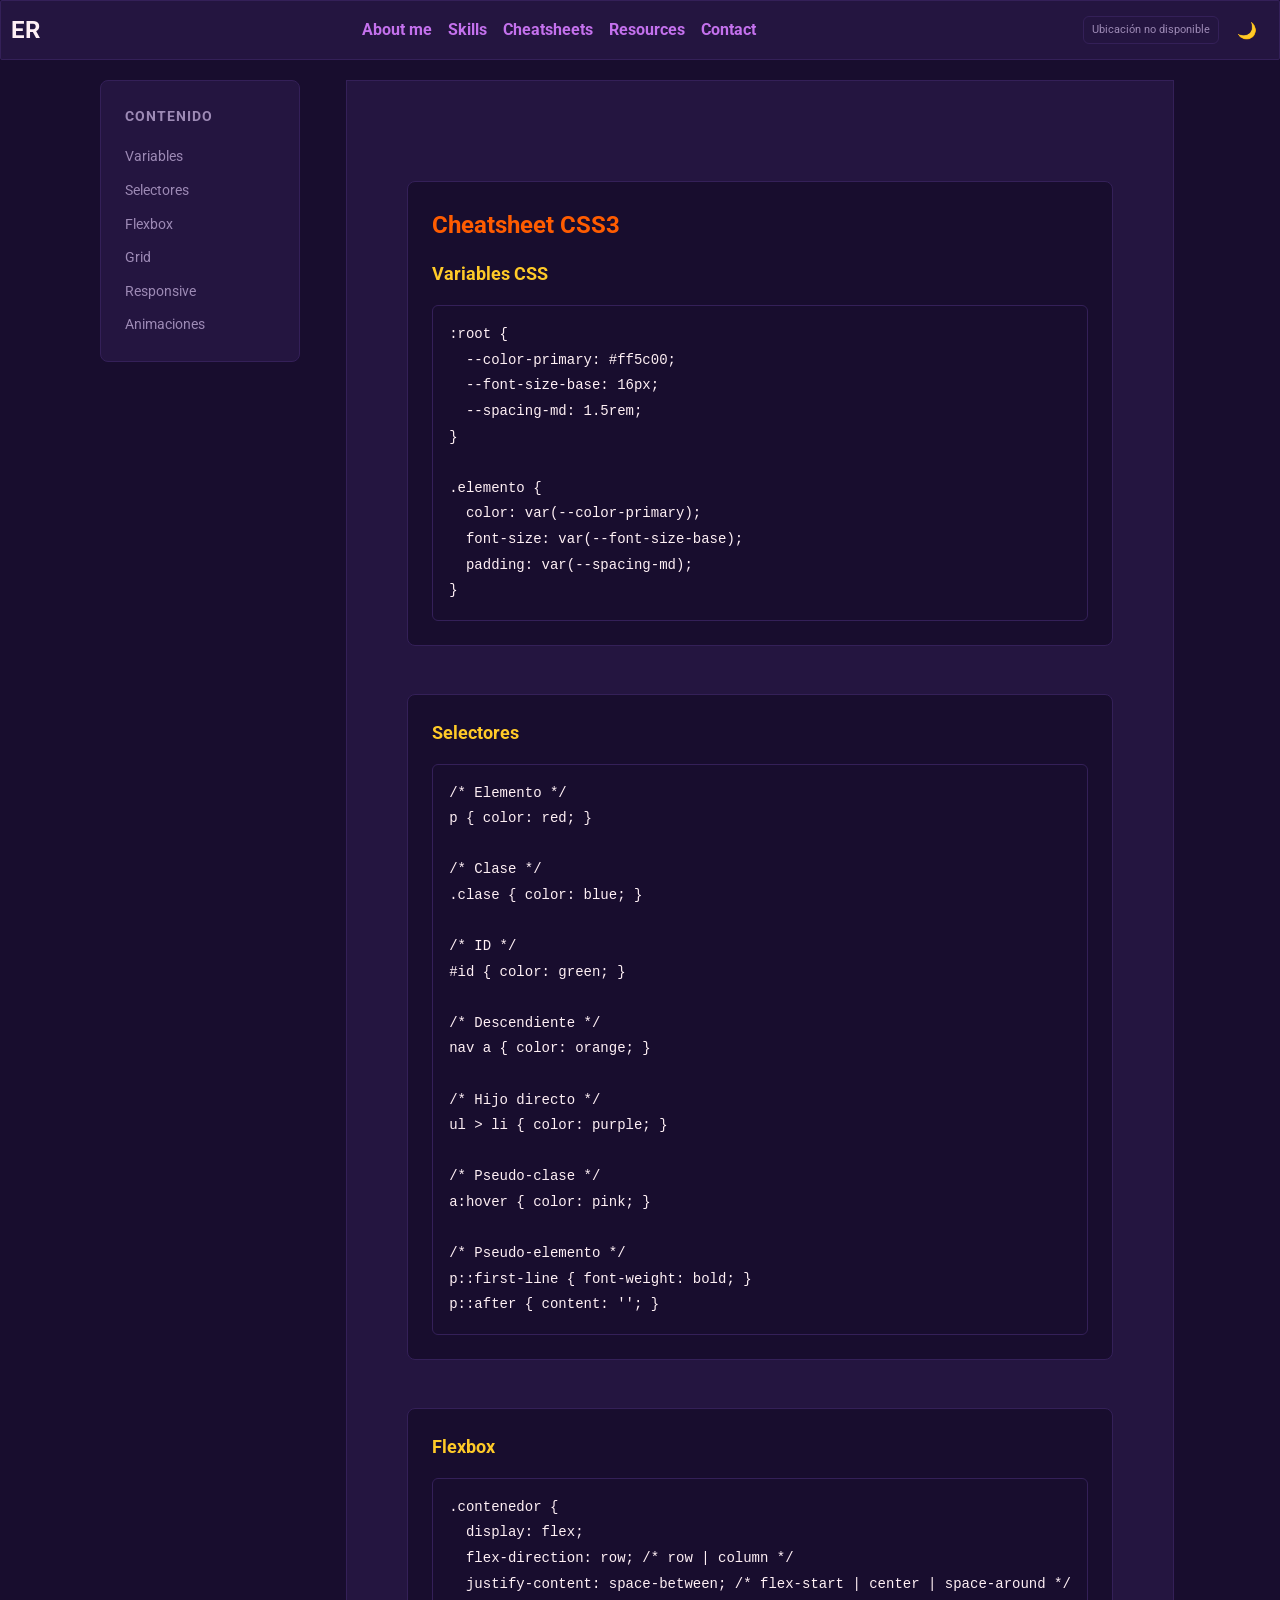
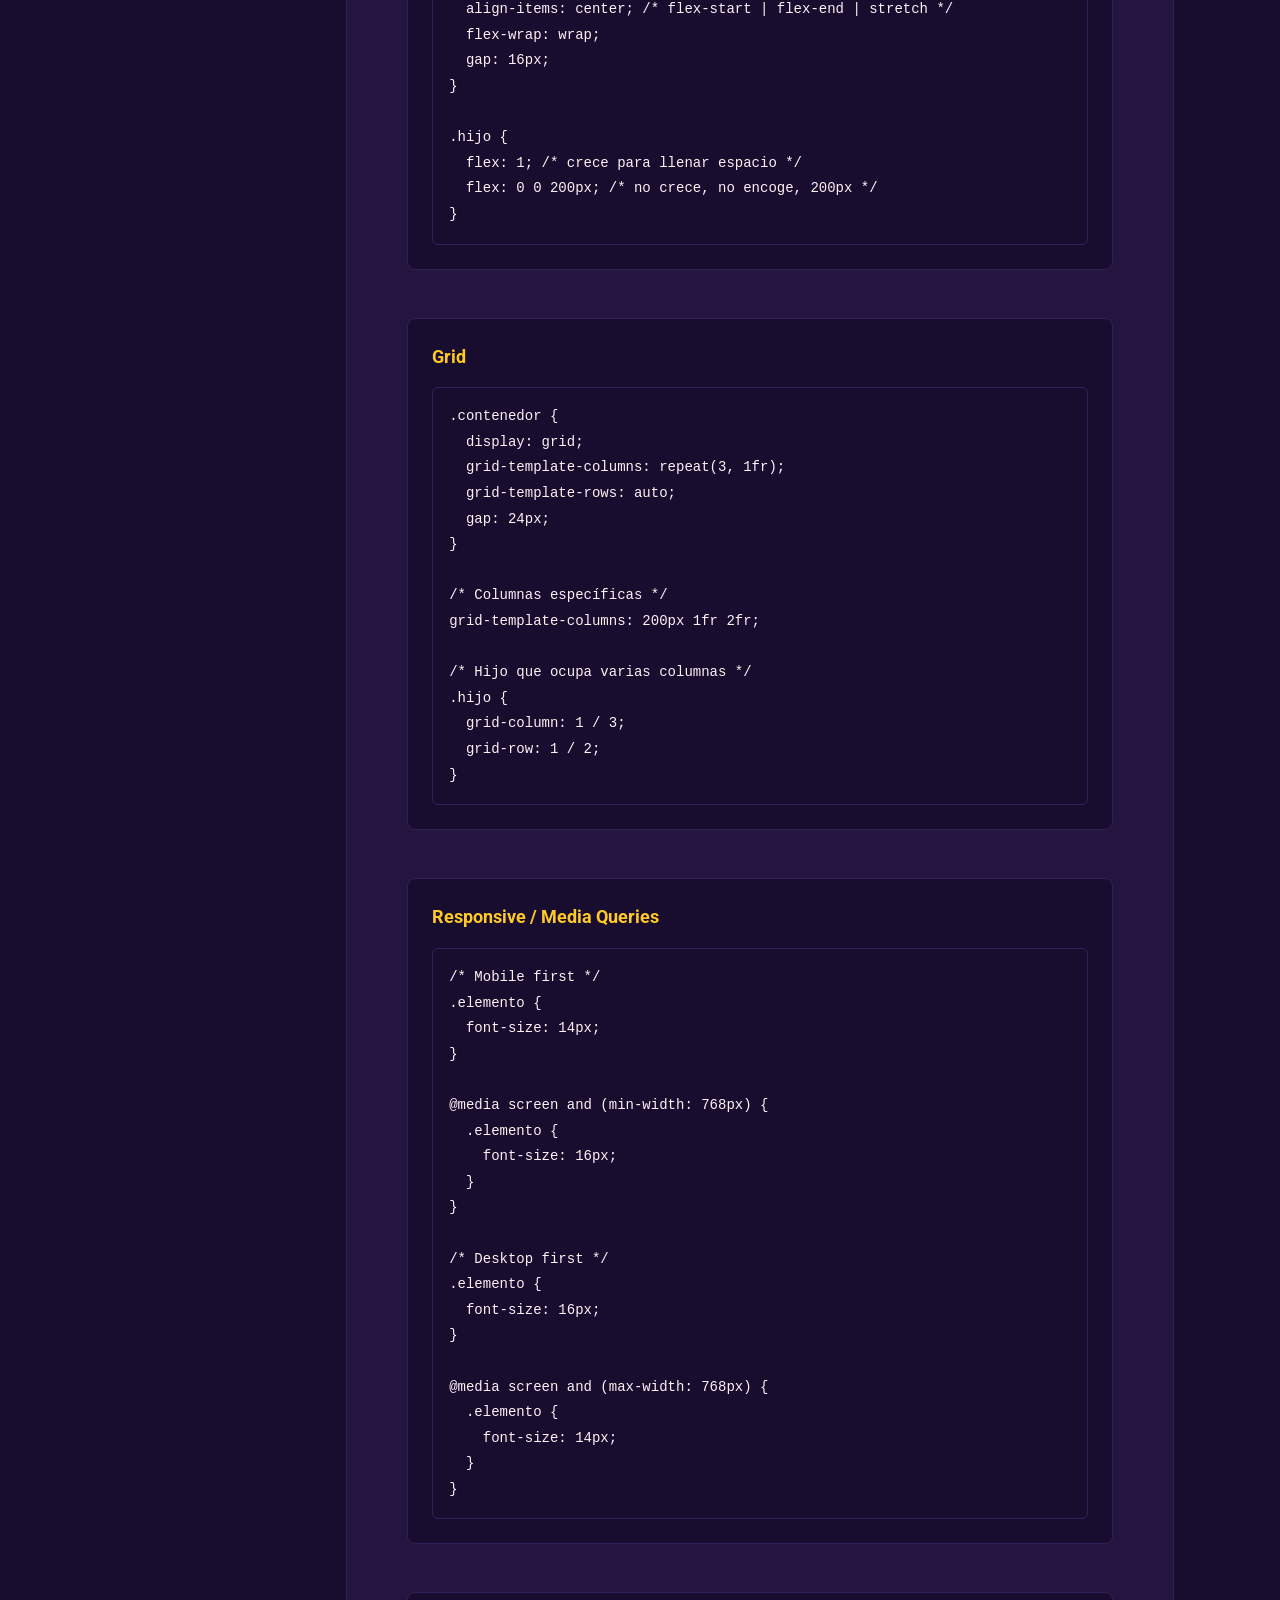
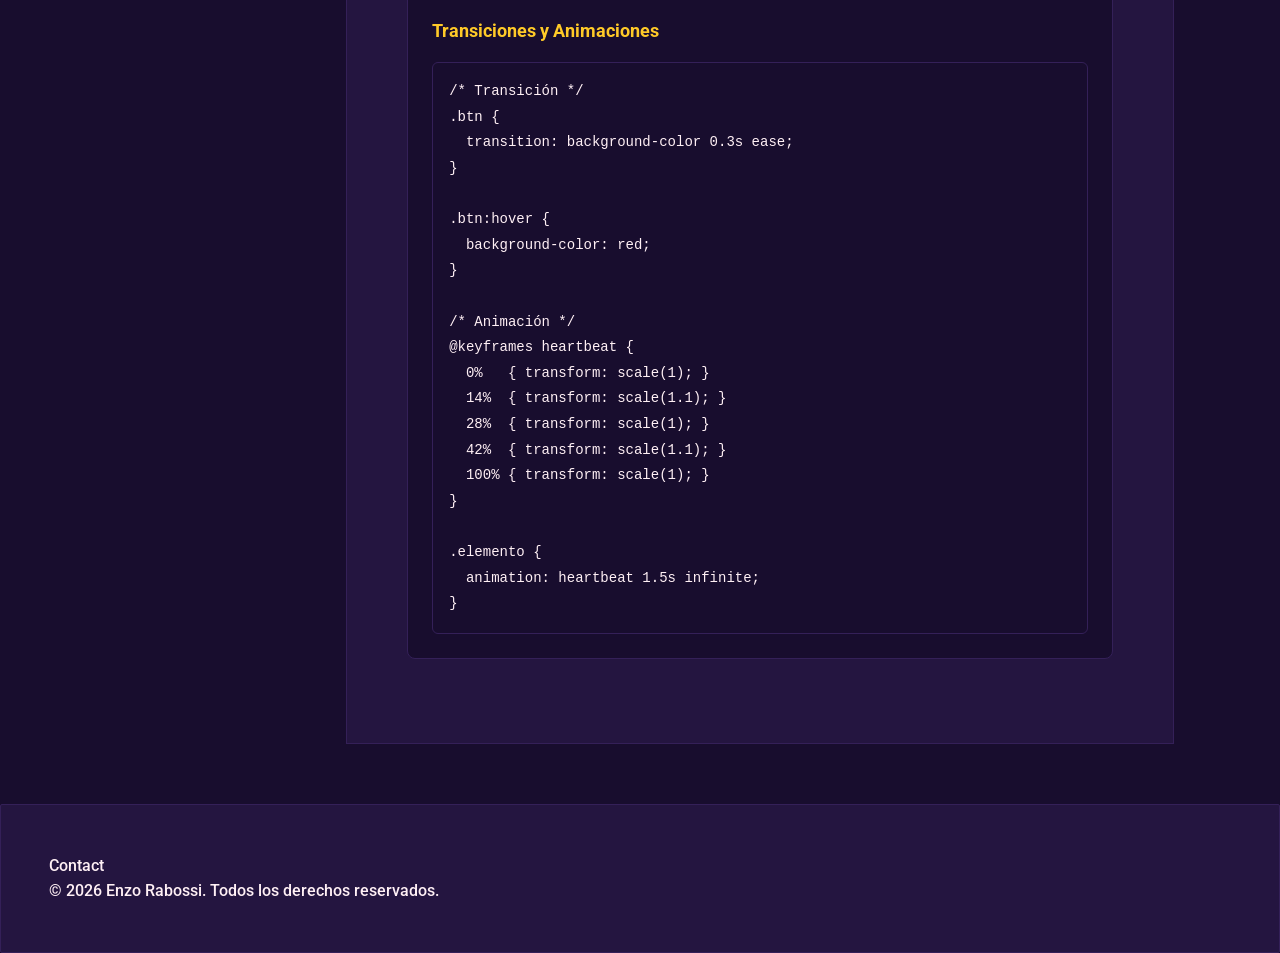
<file: cheatsheet-css.html>
<!DOCTYPE html>
<html lang="es">
  <head>
    <title>Cheatsheet CSS3 — Enzo Rabossi</title>
    <meta charset="UTF-8" />
    <meta name="viewport" content="width=device-width" />
    <meta name="description" content="Cheatsheet de CSS3 por Enzo Rabossi" />
    <link rel="stylesheet" href="css/reset.css" />
    <link rel="stylesheet" href="css/styles.css" />
    <script type="module" src="js/main.js"></script>
  </head>
  <body>
    <div id="header"></div>

    <div class="cheatsheet-layout">
      <nav class="cheatsheet-nav">
        <h3 class="cheatsheet-nav-title">Contenido</h3>
        <ul>
          <li><a href="#variables">Variables</a></li>
          <li><a href="#selectores">Selectores</a></li>
          <li><a href="#flexbox">Flexbox</a></li>
          <li><a href="#grid">Grid</a></li>
          <li><a href="#responsive">Responsive</a></li>
          <li><a href="#animaciones">Animaciones</a></li>
        </ul>
      </nav>

      <main class="main-content">
        <section class="cheatsheet-section" id="variables">
          <h1 class="section-title">Cheatsheet CSS3</h1>
          <h2 class="cheatsheet-subtitle">Variables CSS</h2>
          <pre><code>:root {
  --color-primary: #ff5c00;
  --font-size-base: 16px;
  --spacing-md: 1.5rem;
}

.elemento {
  color: var(--color-primary);
  font-size: var(--font-size-base);
  padding: var(--spacing-md);
}</code></pre>
        </section>

        <section class="cheatsheet-section" id="selectores">
          <h2 class="cheatsheet-subtitle">Selectores</h2>
          <pre><code>/* Elemento */
p { color: red; }

/* Clase */
.clase { color: blue; }

/* ID */
#id { color: green; }

/* Descendiente */
nav a { color: orange; }

/* Hijo directo */
ul > li { color: purple; }

/* Pseudo-clase */
a:hover { color: pink; }

/* Pseudo-elemento */
p::first-line { font-weight: bold; }
p::after { content: ''; }</code></pre>
        </section>

        <section class="cheatsheet-section" id="flexbox">
          <h2 class="cheatsheet-subtitle">Flexbox</h2>
          <pre><code>.contenedor {
  display: flex;
  flex-direction: row; /* row | column */
  justify-content: space-between; /* flex-start | center | space-around */
  align-items: center; /* flex-start | flex-end | stretch */
  flex-wrap: wrap;
  gap: 16px;
}

.hijo {
  flex: 1; /* crece para llenar espacio */
  flex: 0 0 200px; /* no crece, no encoge, 200px */
}</code></pre>
        </section>

        <section class="cheatsheet-section" id="grid">
          <h2 class="cheatsheet-subtitle">Grid</h2>
          <pre><code>.contenedor {
  display: grid;
  grid-template-columns: repeat(3, 1fr);
  grid-template-rows: auto;
  gap: 24px;
}

/* Columnas específicas */
grid-template-columns: 200px 1fr 2fr;

/* Hijo que ocupa varias columnas */
.hijo {
  grid-column: 1 / 3;
  grid-row: 1 / 2;
}</code></pre>
        </section>

        <section class="cheatsheet-section" id="responsive">
          <h2 class="cheatsheet-subtitle">Responsive / Media Queries</h2>
          <pre><code>/* Mobile first */
.elemento {
  font-size: 14px;
}

@media screen and (min-width: 768px) {
  .elemento {
    font-size: 16px;
  }
}

/* Desktop first */
.elemento {
  font-size: 16px;
}

@media screen and (max-width: 768px) {
  .elemento {
    font-size: 14px;
  }
}</code></pre>
        </section>

        <section class="cheatsheet-section" id="animaciones">
          <h2 class="cheatsheet-subtitle">Transiciones y Animaciones</h2>
          <pre><code>/* Transición */
.btn {
  transition: background-color 0.3s ease;
}

.btn:hover {
  background-color: red;
}

/* Animación */
@keyframes heartbeat {
  0%   { transform: scale(1); }
  14%  { transform: scale(1.1); }
  28%  { transform: scale(1); }
  42%  { transform: scale(1.1); }
  100% { transform: scale(1); }
}

.elemento {
  animation: heartbeat 1.5s infinite;
}</code></pre>
        </section>
      </main>
    </div>

    <div id="footer"></div>
  </body>
</html>
</file>
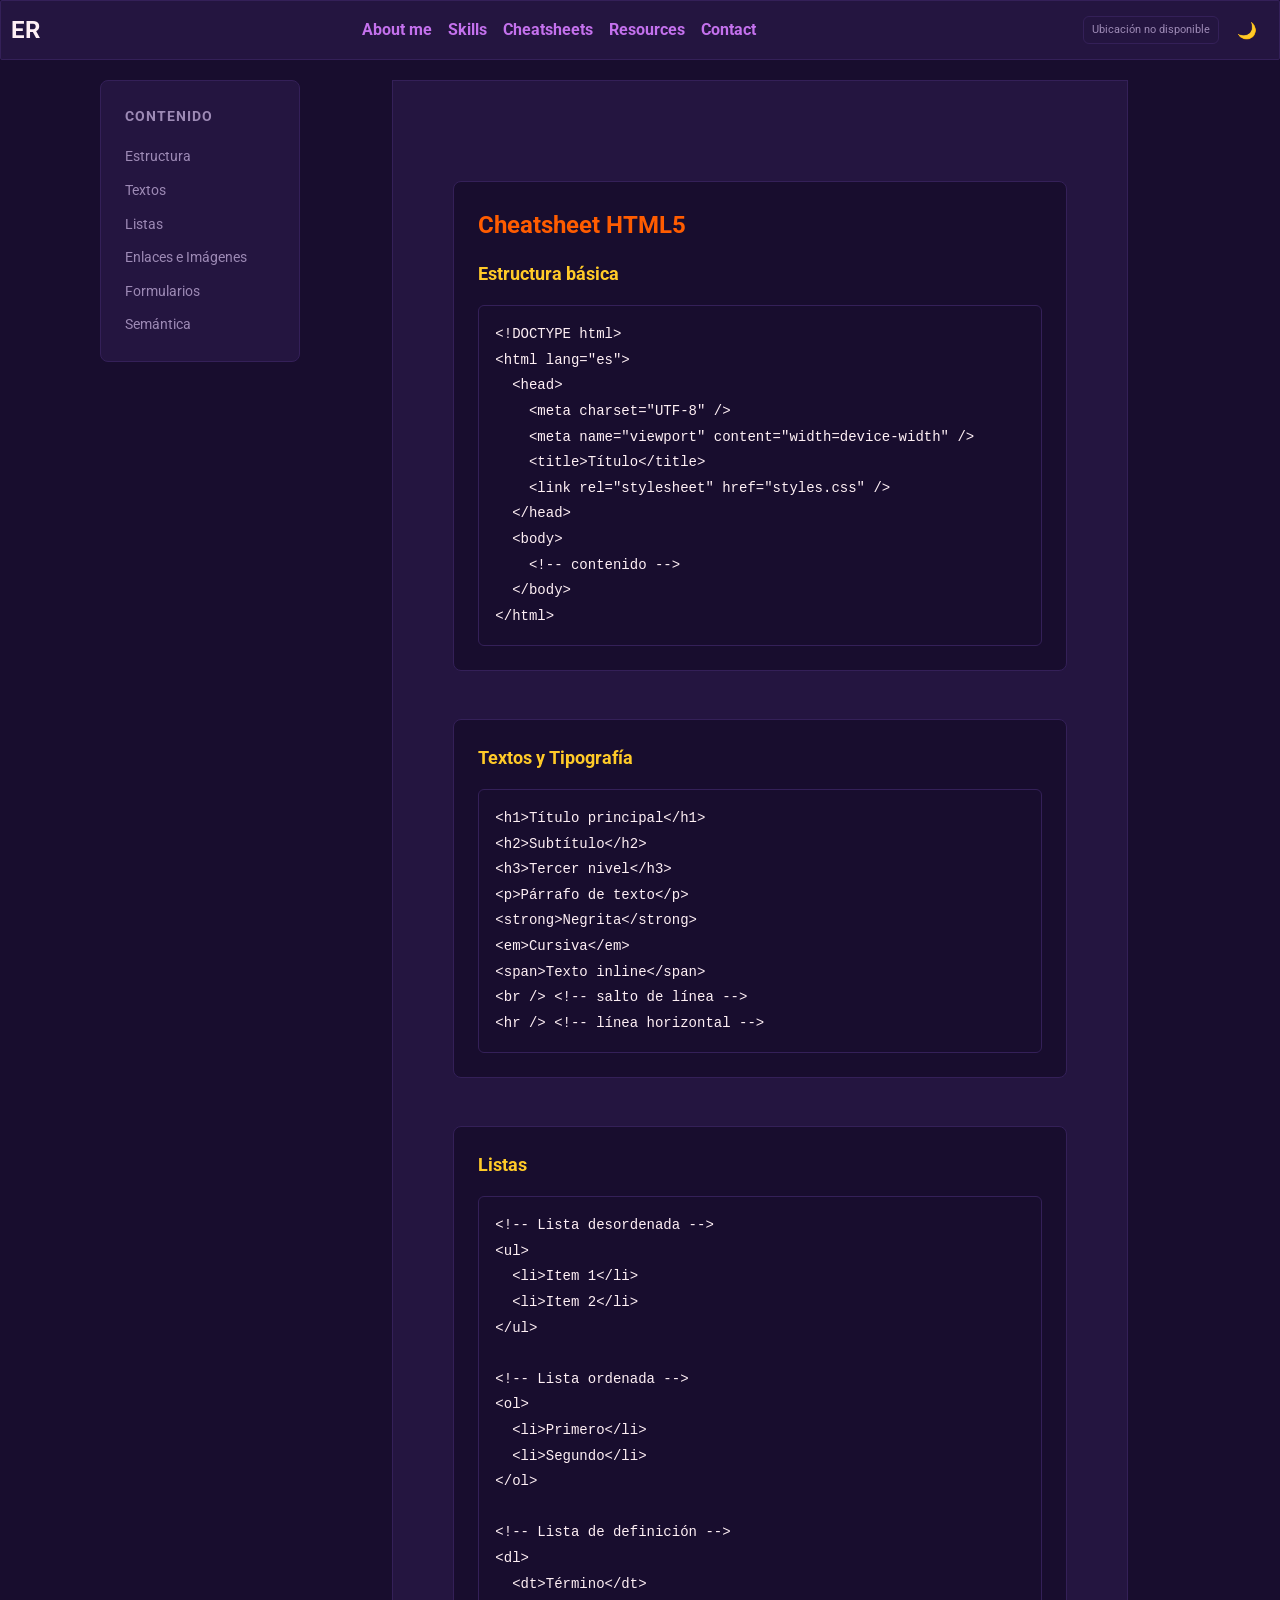
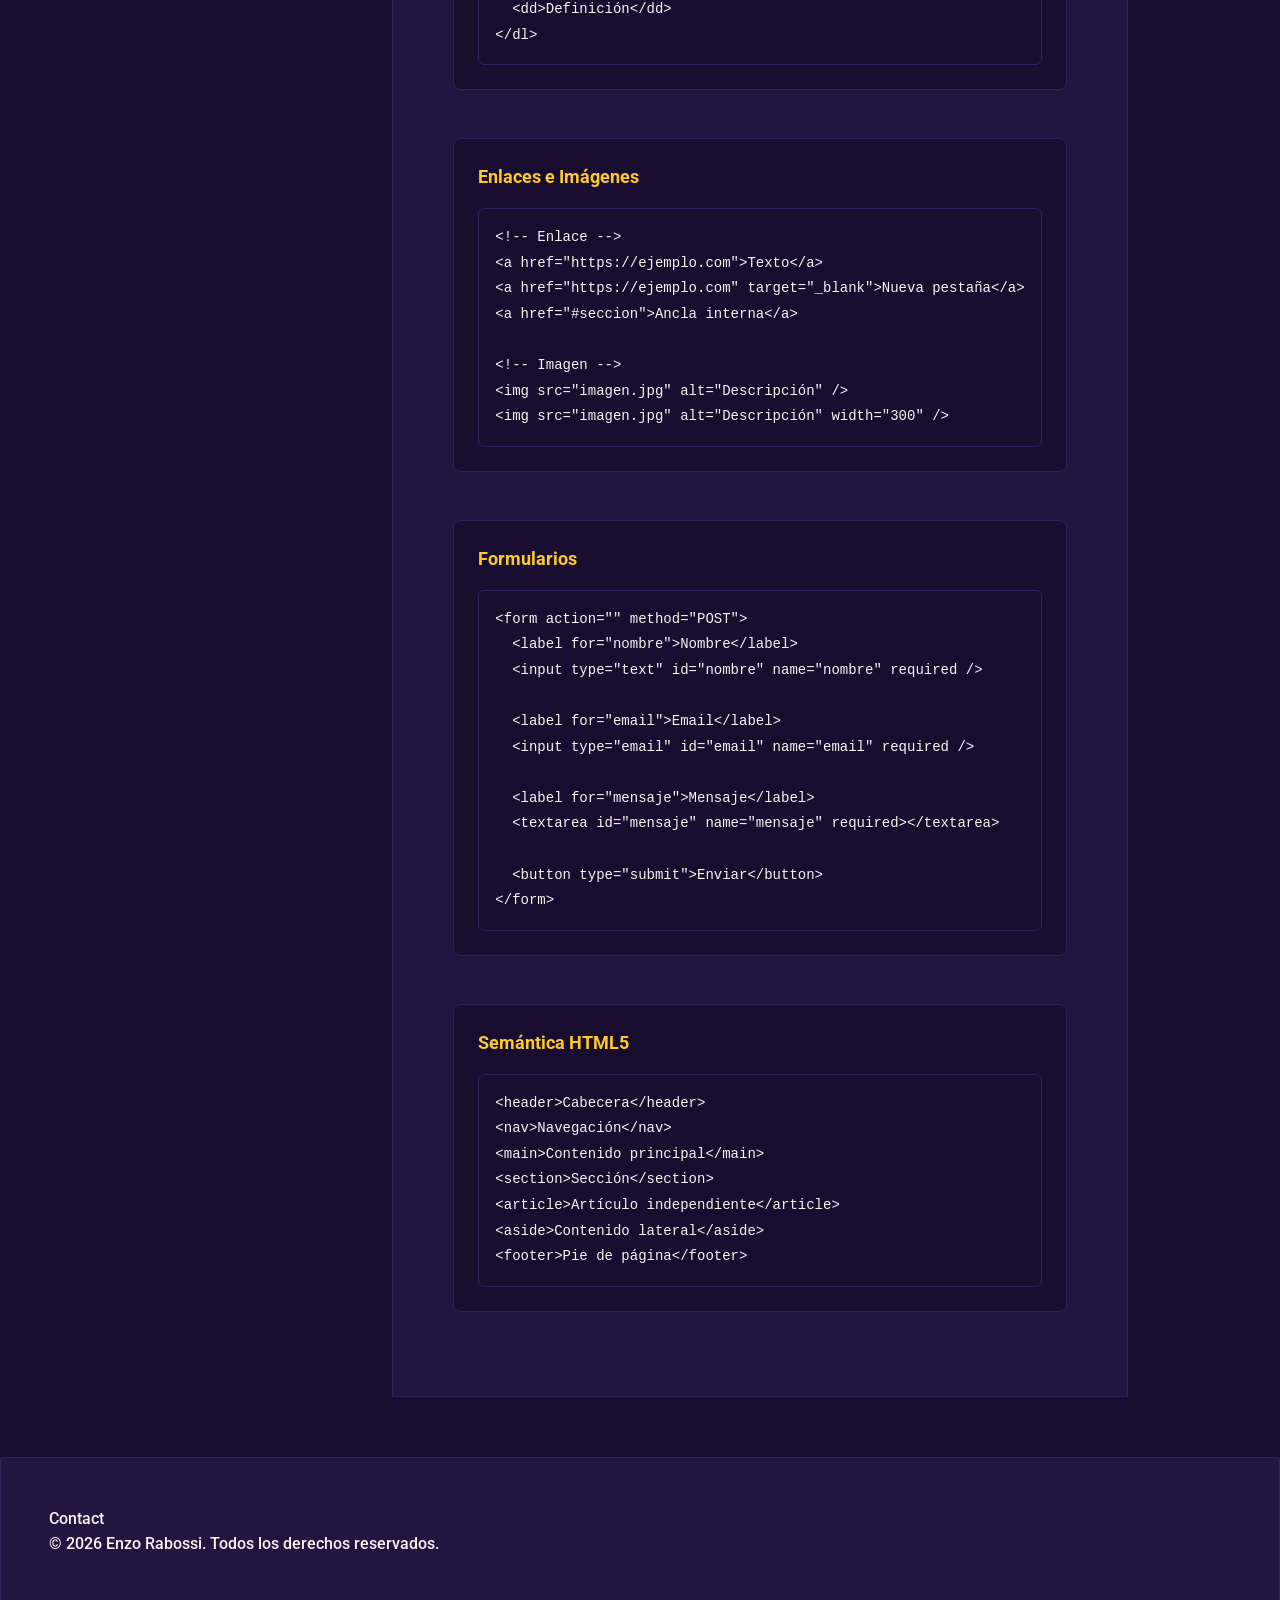
<file: cheatsheet-html.html>
<!DOCTYPE html>
<html lang="es">
  <head>
    <title>Cheatsheet HTML5 — Enzo Rabossi</title>
    <meta charset="UTF-8" />
    <meta name="viewport" content="width=device-width" />
    <meta name="description" content="Cheatsheet de HTML5 por Enzo Rabossi" />
    <link rel="stylesheet" href="css/reset.css" />
    <link rel="stylesheet" href="css/styles.css" />
    <script type="module" src="js/main.js"></script>
  </head>
  <body>
    <div id="header"></div>

    <div class="cheatsheet-layout">
      <nav class="cheatsheet-nav">
        <h3 class="cheatsheet-nav-title">Contenido</h3>
        <ul>
          <li><a href="#estructura">Estructura</a></li>
          <li><a href="#textos">Textos</a></li>
          <li><a href="#listas">Listas</a></li>
          <li><a href="#enlaces">Enlaces e Imágenes</a></li>
          <li><a href="#formularios">Formularios</a></li>
          <li><a href="#semantica">Semántica</a></li>
        </ul>
      </nav>

      <main class="main-content">
        <section class="cheatsheet-section" id="estructura">
          <h1 class="section-title">Cheatsheet HTML5</h1>
          <h2 class="cheatsheet-subtitle">Estructura básica</h2>
          <pre><code>&lt;!DOCTYPE html&gt;
&lt;html lang="es"&gt;
  &lt;head&gt;
    &lt;meta charset="UTF-8" /&gt;
    &lt;meta name="viewport" content="width=device-width" /&gt;
    &lt;title&gt;Título&lt;/title&gt;
    &lt;link rel="stylesheet" href="styles.css" /&gt;
  &lt;/head&gt;
  &lt;body&gt;
    &lt;!-- contenido --&gt;
  &lt;/body&gt;
&lt;/html&gt;</code></pre>
        </section>

        <section class="cheatsheet-section" id="textos">
          <h2 class="cheatsheet-subtitle">Textos y Tipografía</h2>
          <pre><code>&lt;h1&gt;Título principal&lt;/h1&gt;
&lt;h2&gt;Subtítulo&lt;/h2&gt;
&lt;h3&gt;Tercer nivel&lt;/h3&gt;
&lt;p&gt;Párrafo de texto&lt;/p&gt;
&lt;strong&gt;Negrita&lt;/strong&gt;
&lt;em&gt;Cursiva&lt;/em&gt;
&lt;span&gt;Texto inline&lt;/span&gt;
&lt;br /&gt; &lt;!-- salto de línea --&gt;
&lt;hr /&gt; &lt;!-- línea horizontal --&gt;</code></pre>
        </section>

        <section class="cheatsheet-section" id="listas">
          <h2 class="cheatsheet-subtitle">Listas</h2>
          <pre><code>&lt;!-- Lista desordenada --&gt;
&lt;ul&gt;
  &lt;li&gt;Item 1&lt;/li&gt;
  &lt;li&gt;Item 2&lt;/li&gt;
&lt;/ul&gt;

&lt;!-- Lista ordenada --&gt;
&lt;ol&gt;
  &lt;li&gt;Primero&lt;/li&gt;
  &lt;li&gt;Segundo&lt;/li&gt;
&lt;/ol&gt;

&lt;!-- Lista de definición --&gt;
&lt;dl&gt;
  &lt;dt&gt;Término&lt;/dt&gt;
  &lt;dd&gt;Definición&lt;/dd&gt;
&lt;/dl&gt;</code></pre>
        </section>

        <section class="cheatsheet-section" id="enlaces">
          <h2 class="cheatsheet-subtitle">Enlaces e Imágenes</h2>
          <pre><code>&lt;!-- Enlace --&gt;
&lt;a href="https://ejemplo.com"&gt;Texto&lt;/a&gt;
&lt;a href="https://ejemplo.com" target="_blank"&gt;Nueva pestaña&lt;/a&gt;
&lt;a href="#seccion"&gt;Ancla interna&lt;/a&gt;

&lt;!-- Imagen --&gt;
&lt;img src="imagen.jpg" alt="Descripción" /&gt;
&lt;img src="imagen.jpg" alt="Descripción" width="300" /&gt;</code></pre>
        </section>

        <section class="cheatsheet-section" id="formularios">
          <h2 class="cheatsheet-subtitle">Formularios</h2>
          <pre><code>&lt;form action="" method="POST"&gt;
  &lt;label for="nombre"&gt;Nombre&lt;/label&gt;
  &lt;input type="text" id="nombre" name="nombre" required /&gt;

  &lt;label for="email"&gt;Email&lt;/label&gt;
  &lt;input type="email" id="email" name="email" required /&gt;

  &lt;label for="mensaje"&gt;Mensaje&lt;/label&gt;
  &lt;textarea id="mensaje" name="mensaje" required&gt;&lt;/textarea&gt;

  &lt;button type="submit"&gt;Enviar&lt;/button&gt;
&lt;/form&gt;</code></pre>
        </section>

        <section class="cheatsheet-section" id="semantica">
          <h2 class="cheatsheet-subtitle">Semántica HTML5</h2>
          <pre><code>&lt;header&gt;Cabecera&lt;/header&gt;
&lt;nav&gt;Navegación&lt;/nav&gt;
&lt;main&gt;Contenido principal&lt;/main&gt;
&lt;section&gt;Sección&lt;/section&gt;
&lt;article&gt;Artículo independiente&lt;/article&gt;
&lt;aside&gt;Contenido lateral&lt;/aside&gt;
&lt;footer&gt;Pie de página&lt;/footer&gt;</code></pre>
        </section>
      </main>
    </div>

    <div id="footer"></div>
  </body>
</html>
</file>
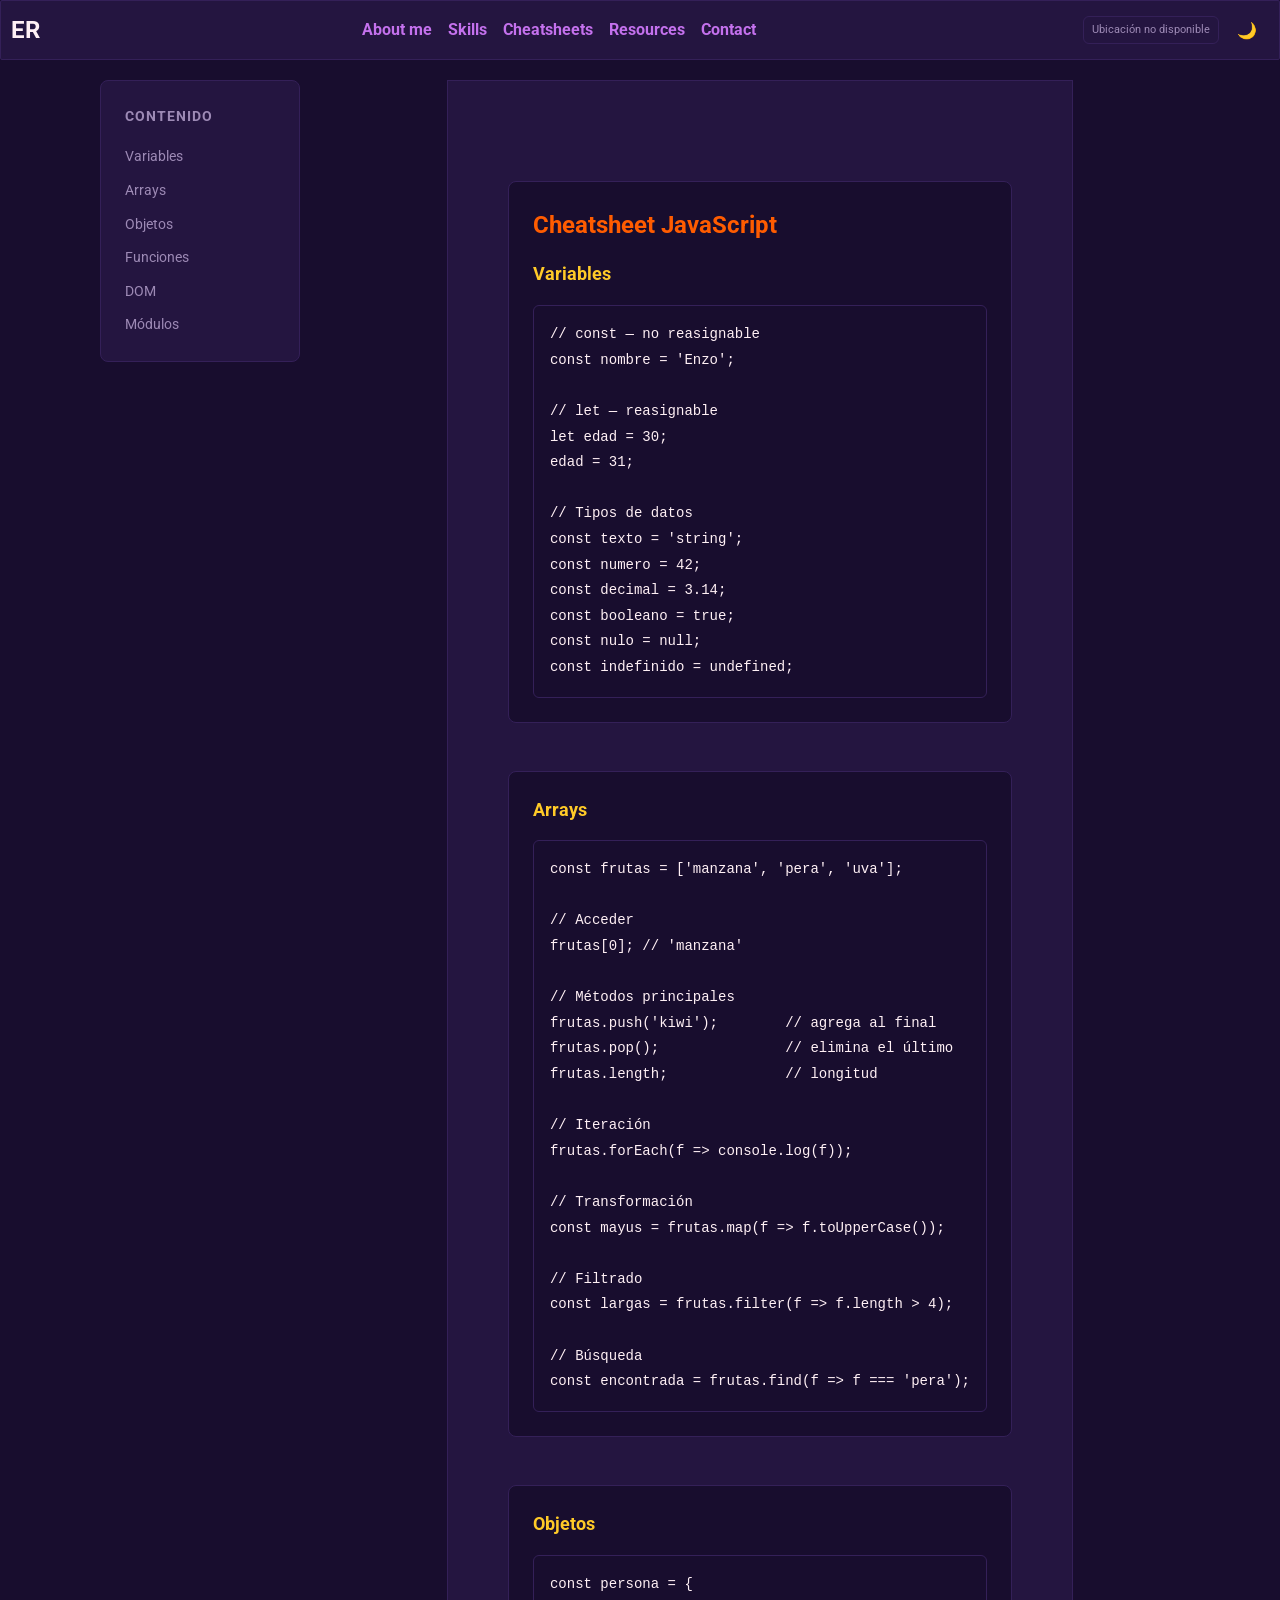
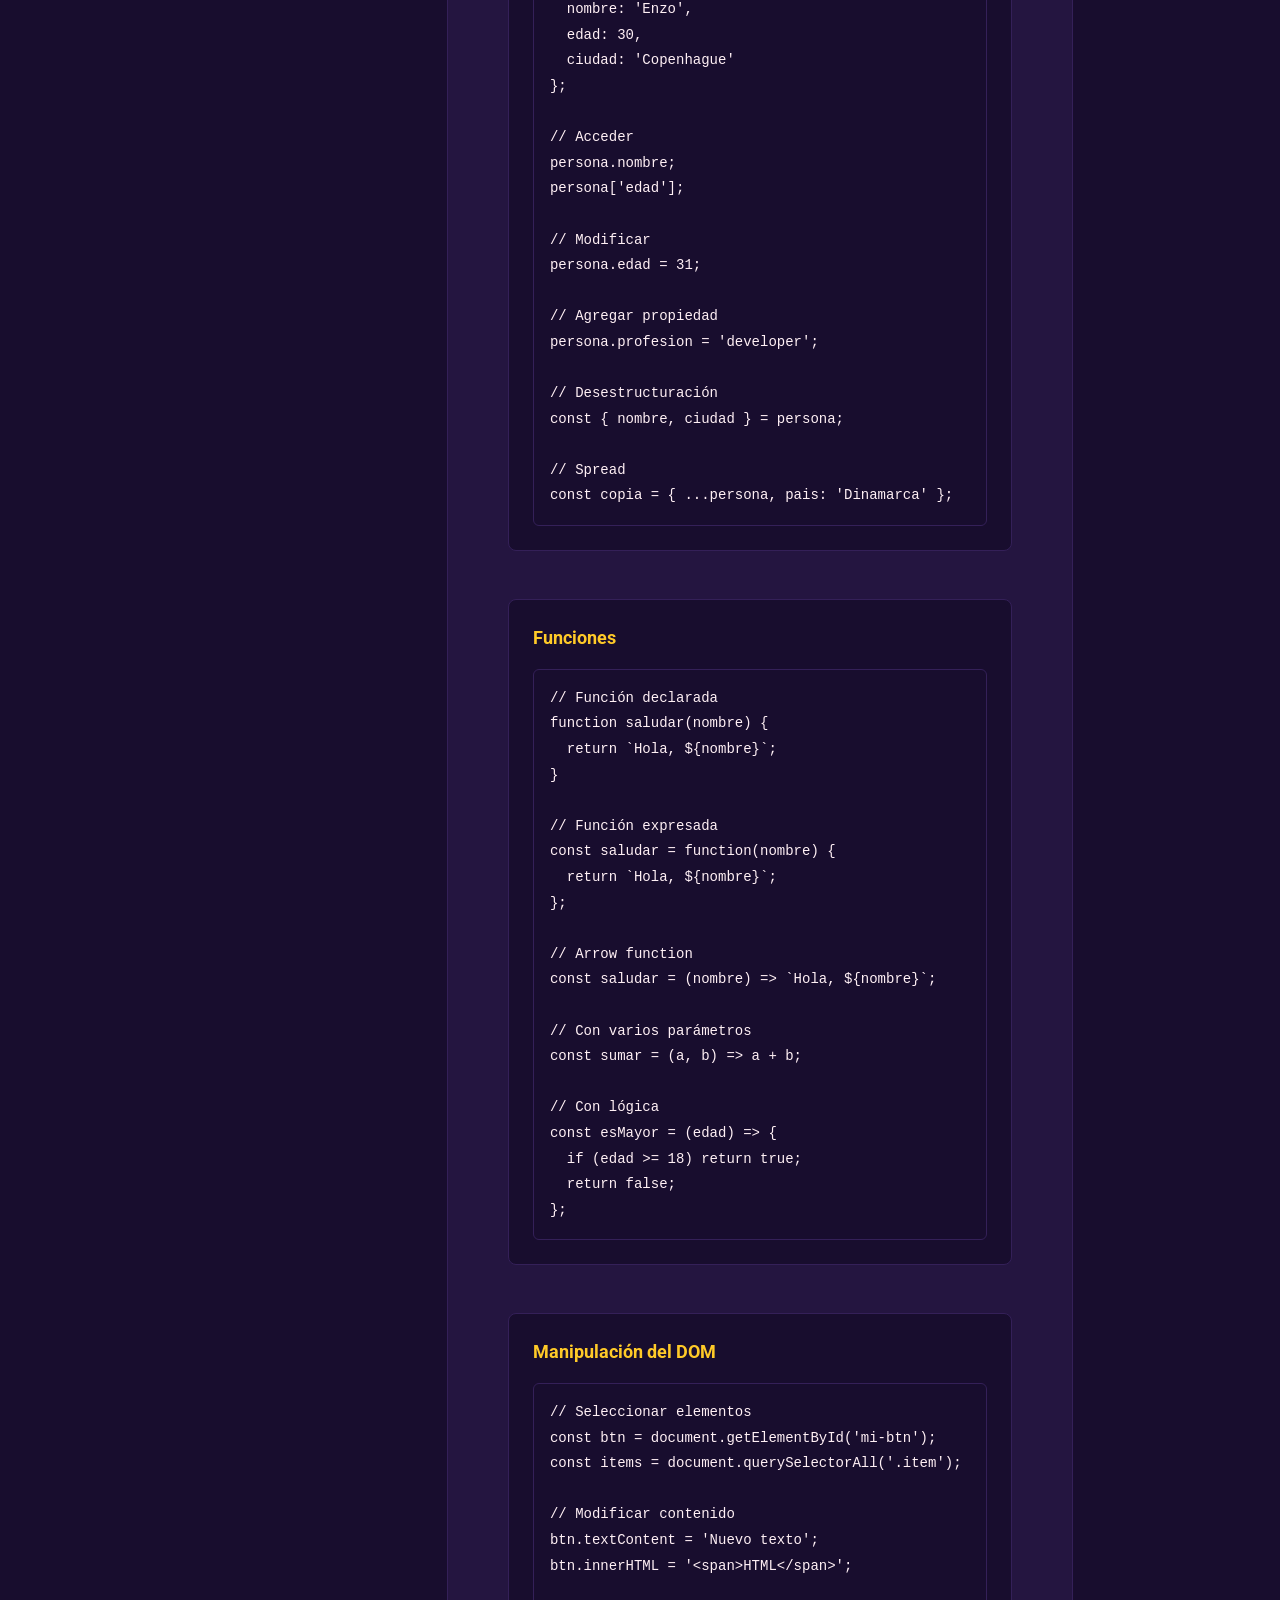
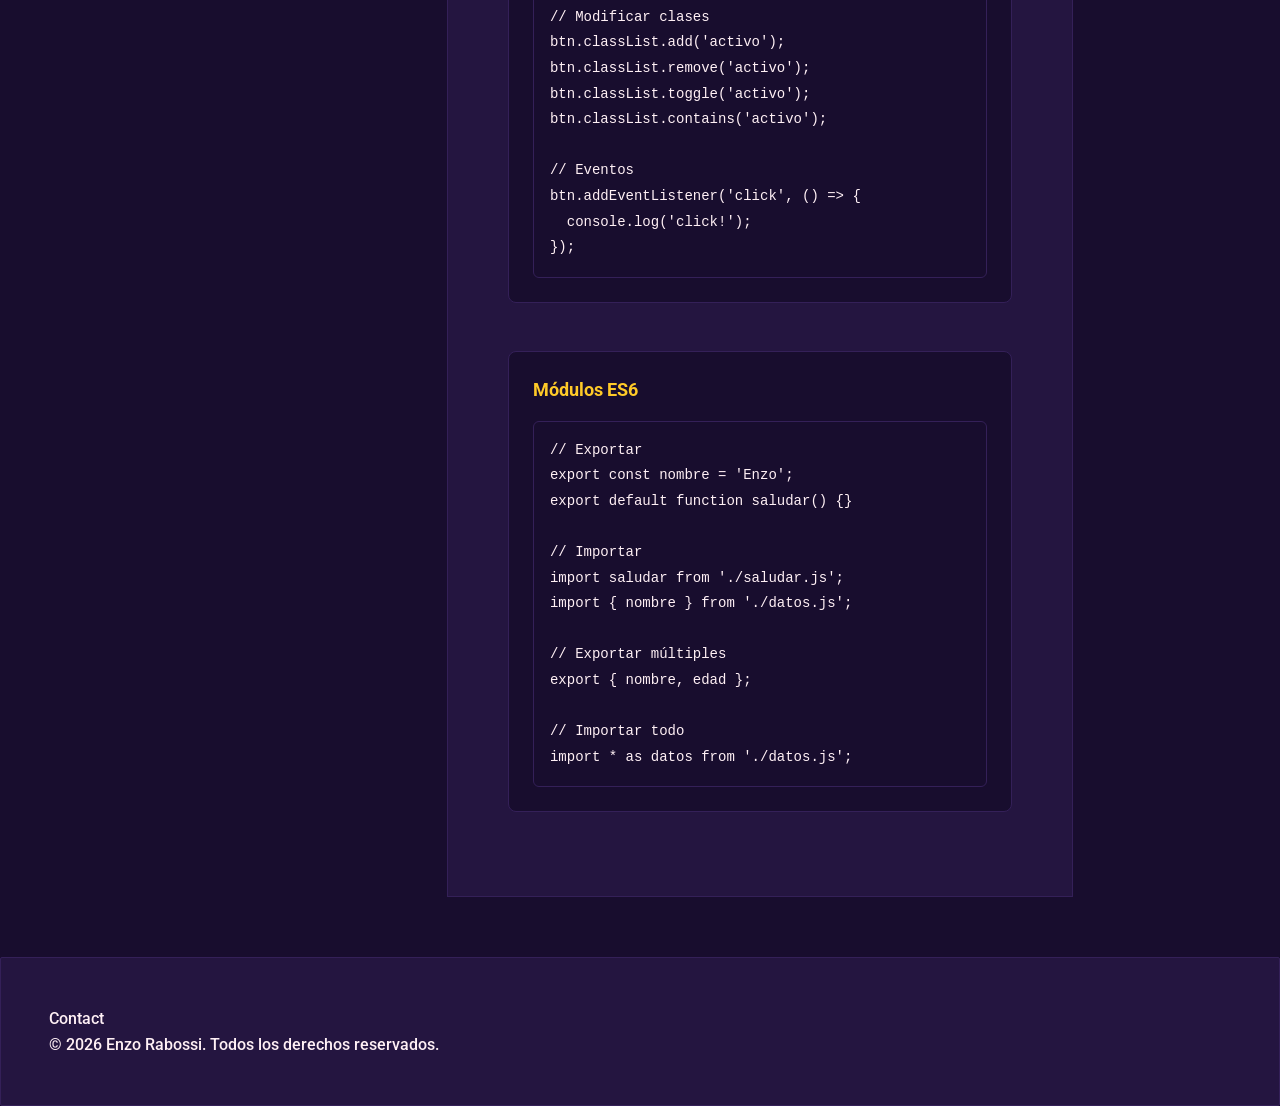
<file: cheatsheet-js.html>
<!DOCTYPE html>
<html lang="es">
  <head>
    <title>Cheatsheet JavaScript — Enzo Rabossi</title>
    <meta charset="UTF-8" />
    <meta name="viewport" content="width=device-width" />
    <meta name="description" content="Cheatsheet de JavaScript por Enzo Rabossi" />
    <link rel="stylesheet" href="css/reset.css" />
    <link rel="stylesheet" href="css/styles.css" />
    <script type="module" src="js/main.js"></script>
  </head>
  <body>
    <div id="header"></div>

    <div class="cheatsheet-layout">
      <nav class="cheatsheet-nav">
        <h3 class="cheatsheet-nav-title">Contenido</h3>
        <ul>
          <li><a href="#variables">Variables</a></li>
          <li><a href="#arrays">Arrays</a></li>
          <li><a href="#objetos">Objetos</a></li>
          <li><a href="#funciones">Funciones</a></li>
          <li><a href="#dom">DOM</a></li>
          <li><a href="#modulos">Módulos</a></li>
        </ul>
      </nav>

      <main class="main-content">
        <section class="cheatsheet-section" id="variables">
          <h1 class="section-title">Cheatsheet JavaScript</h1>
          <h2 class="cheatsheet-subtitle">Variables</h2>
          <pre><code>// const — no reasignable
const nombre = 'Enzo';

// let — reasignable
let edad = 30;
edad = 31;

// Tipos de datos
const texto = 'string';
const numero = 42;
const decimal = 3.14;
const booleano = true;
const nulo = null;
const indefinido = undefined;</code></pre>
        </section>

        <section class="cheatsheet-section" id="arrays">
          <h2 class="cheatsheet-subtitle">Arrays</h2>
          <pre><code>const frutas = ['manzana', 'pera', 'uva'];

// Acceder
frutas[0]; // 'manzana'

// Métodos principales
frutas.push('kiwi');        // agrega al final
frutas.pop();               // elimina el último
frutas.length;              // longitud

// Iteración
frutas.forEach(f => console.log(f));

// Transformación
const mayus = frutas.map(f => f.toUpperCase());

// Filtrado
const largas = frutas.filter(f => f.length > 4);

// Búsqueda
const encontrada = frutas.find(f => f === 'pera');</code></pre>
        </section>

        <section class="cheatsheet-section" id="objetos">
          <h2 class="cheatsheet-subtitle">Objetos</h2>
          <pre><code>const persona = {
  nombre: 'Enzo',
  edad: 30,
  ciudad: 'Copenhague'
};

// Acceder
persona.nombre;
persona['edad'];

// Modificar
persona.edad = 31;

// Agregar propiedad
persona.profesion = 'developer';

// Desestructuración
const { nombre, ciudad } = persona;

// Spread
const copia = { ...persona, pais: 'Dinamarca' };</code></pre>
        </section>

        <section class="cheatsheet-section" id="funciones">
          <h2 class="cheatsheet-subtitle">Funciones</h2>
          <pre><code>// Función declarada
function saludar(nombre) {
  return `Hola, ${nombre}`;
}

// Función expresada
const saludar = function(nombre) {
  return `Hola, ${nombre}`;
};

// Arrow function
const saludar = (nombre) => `Hola, ${nombre}`;

// Con varios parámetros
const sumar = (a, b) => a + b;

// Con lógica
const esMayor = (edad) => {
  if (edad >= 18) return true;
  return false;
};</code></pre>
        </section>

        <section class="cheatsheet-section" id="dom">
          <h2 class="cheatsheet-subtitle">Manipulación del DOM</h2>
          <pre><code>// Seleccionar elementos
const btn = document.getElementById('mi-btn');
const items = document.querySelectorAll('.item');

// Modificar contenido
btn.textContent = 'Nuevo texto';
btn.innerHTML = '&lt;span&gt;HTML&lt;/span&gt;';

// Modificar clases
btn.classList.add('activo');
btn.classList.remove('activo');
btn.classList.toggle('activo');
btn.classList.contains('activo');

// Eventos
btn.addEventListener('click', () => {
  console.log('click!');
});</code></pre>
        </section>

        <section class="cheatsheet-section" id="modulos">
          <h2 class="cheatsheet-subtitle">Módulos ES6</h2>
          <pre><code>// Exportar
export const nombre = 'Enzo';
export default function saludar() {}

// Importar
import saludar from './saludar.js';
import { nombre } from './datos.js';

// Exportar múltiples
export { nombre, edad };

// Importar todo
import * as datos from './datos.js';</code></pre>
        </section>
      </main>
    </div>

    <div id="footer"></div>
  </body>
</html>
</file>
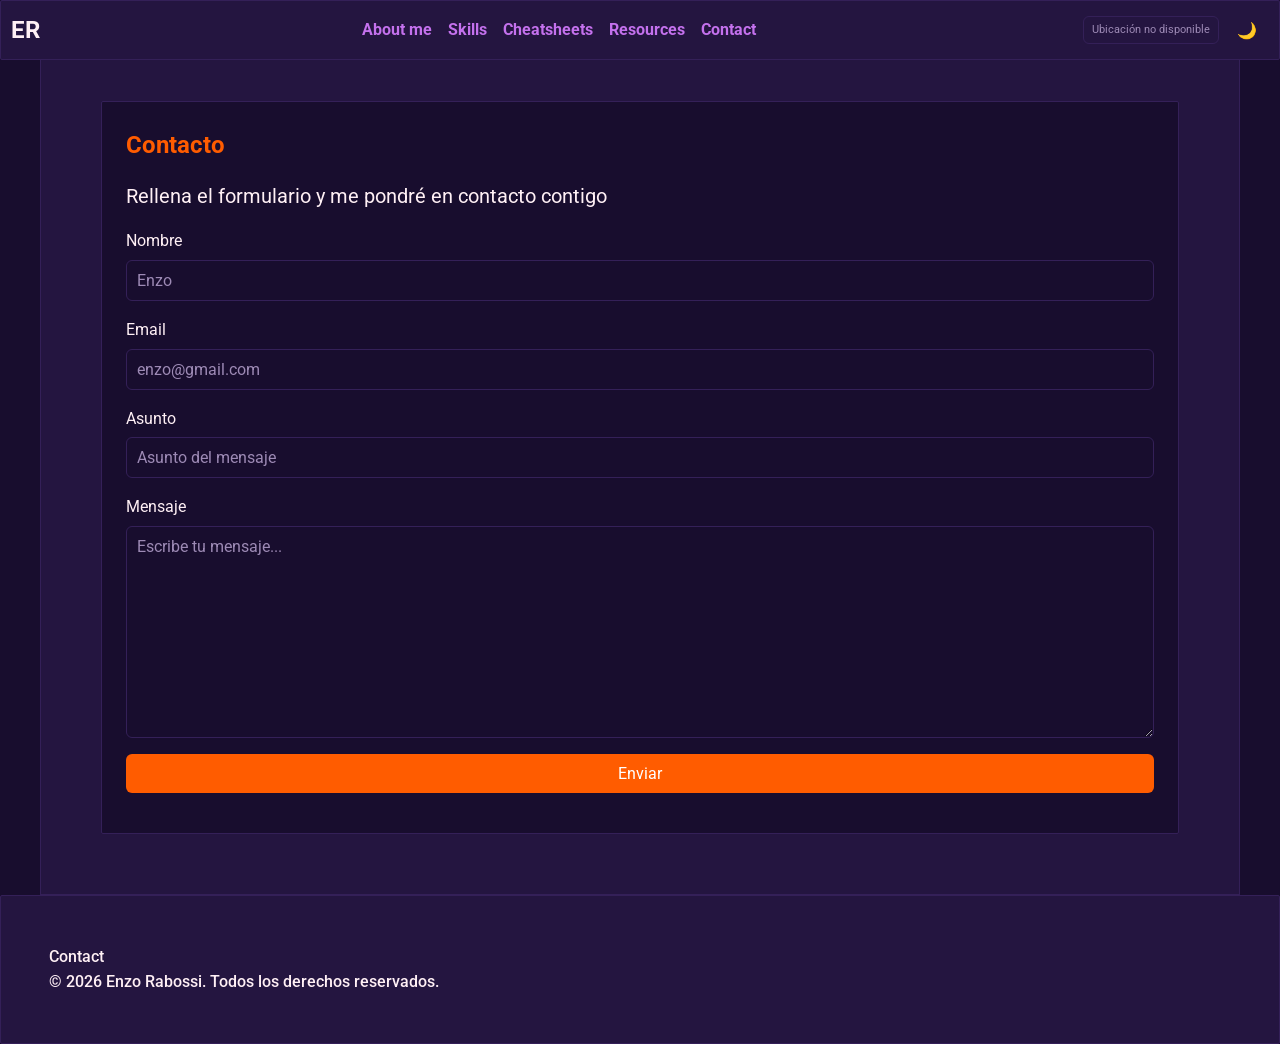
<file: contacto.html>
<!DOCTYPE html>
<html lang="es">
  <head>
    <title>Contacto — Enzo Rabossi</title>
    <meta charset="UTF-8" />
    <meta name="viewport" content="width=device-width" />
    <meta name="description" content="Pagina de contacto de Enzo Rabossi: desarrollador web Full Stack"/>
    <link rel="stylesheet" href="css/reset.css" />
    <link rel="stylesheet" href="css/styles.css" />
    <script type="module" src="js/main.js"></script>
  </head>

  <body>
    <div id="header"></div>

    <main class="main-content">
      
      <section class="contact-section">
        <h1 class="contact-section-title">Contacto</h1>
        <h2 class="contact-section-description">Rellena el formulario y me pondré en contacto contigo</h2>
        <div class="contact-form">
          <form action="https://formsubmit.co/enzorabossi@gmail.com" method="POST">
            <input type="hidden" name="_subject" value="Nuevo mensaje desde CV Portfolio">
            <input type="hidden" name="_captcha" value="false">
            <input type="hidden" name="_template" value="table">
            <div>
              <label for="name">Nombre</label>
              <input 
              type="text" 
              id="name" 
              placeholder="Enzo" 
              name="name"
              required />
            </div>
            <div>
              <label for="email">Email</label>
              <input
                type="email"
                id="email"
                placeholder="enzo@gmail.com"
                name="email"
                required
              />
            </div>
            <div>
              <label for="asunto">Asunto</label>
              <input
                type="text"
                id="asunto"
                placeholder="Asunto del mensaje"
                name="asunto"
                required
              />
            </div>
            <div>
              <label for="mensaje">Mensaje</label>
              <textarea                  
                name="mensaje"
                id="mensaje"
                cols="30"
                rows="10"
                placeholder="Escribe tu mensaje..."
                required
              ></textarea>
            </div>
            <div>
              <input type="submit" value="Enviar" />
            </div>
          </form>
        </div>
      </section>
    </main>

    <div id="footer"></div>
  </body>
</html>
</file>
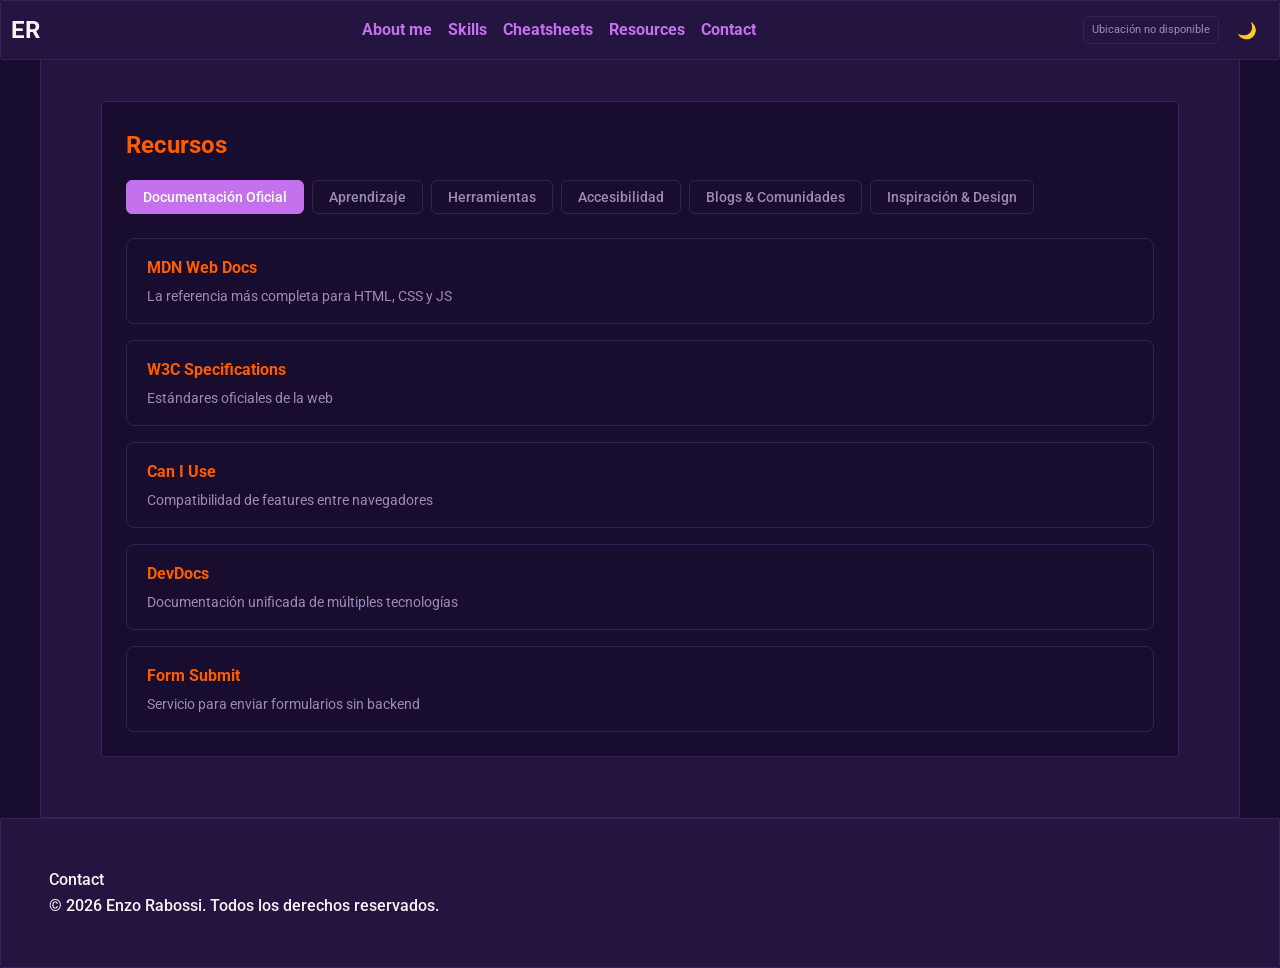
<file: recursos.html>
<!DOCTYPE html>
<html lang="es">
    <head>
        <title>Recursos — Enzo Rabossi</title>
        <meta charset="UTF-8" />
        <meta name="viewport" content="width=device-width" />
        <meta name="description" content="Recursos de desarrollo web curados por Enzo Rabossi" />
        <link rel="stylesheet" href="css/reset.css" />
        <link rel="stylesheet" href="css/styles.css" />
        <script type="module" src="js/main.js"></script>
    </head>
    <body>
        <div id="header"></div>

        <main class="main-content">
        <section class="resources-section">
            <h1 class="section-title">Recursos</h1>
            <div id="resources-tabs" class="resources-tabs"></div>
            <div id="resources-panels" class="resources-panels"></div>
        </section>
        </main>

        <div id="footer"></div>
    </body>
</html>
</file>
<file: css/styles.css>
@import url('https://fonts.googleapis.com/css2?family=DM+Sans:ital,opsz,wght@0,9..40,100..1000;1,9..40,100..1000&family=Roboto:ital,wght@0,100..900;1,100..900&display=swap');

/* --------------- DARK MODE (default) --------------- */
:root {
  --color-bg: #180d2e;
  --color-bg-offset: #241540;
  --color-text: #fff0f5;
  --color-text-offset: #9d8ab5;
  --color-border: #342058;
  --color-primary: #ff5c00;
  --color-primary-offset: #e04d00;
  --color-secondary: #ffca28;
  --color-accent: #c471ed;
}

/* --------------- LIGHT MODE --------------- */
body.dark-mode {
  --color-bg: #faf7ff;
  --color-bg-offset: #ffffff;
  --color-text: #180d2e;
  --color-text-offset: #7a6d8a;
  --color-border: #e8e0f0;
  --color-primary: #e84d00;
  --color-primary-offset: #c94100;
  --color-secondary: #e6a800;
  --color-accent: #8b3dba;
}

/* --------------- Tipografia --------------- */
:root {
  --font-extralight: 300;
  --font-light: 400;
  --font-medium: 500;
  --font-bold: 700;
  --font-extrabold: 900;
}

body {
  font-size: 16px;
  font-weight: var(--font-light);
  color: var(--color-text);
  background-color: var(--color-bg);
  font-family: Roboto, sans-serif;
  line-height: 1.6;
}

main {
  display: flex;
  flex-direction: column;
  max-width: 1200px;
  margin: 0 auto;
  padding: 100px 60px 60px;
  border: 1px solid var(--color-border);
  background-color: var(--color-bg-offset);
  gap: 24px;
}

.logo {
  font-size: 24px;
  font-weight: var(--font-extrabold);
  display: flex;
  justify-content: center;
  align-items: center;
  padding: 10px;
  transition: 0.5s ease;
  animation: heartbeat 1.5s infinite;
  overflow: hidden;
}

.logo:hover {
  color: var(--color-primary-offset);
}

.site-header {
  display: flex;
  justify-content: center;
  position: fixed;
  background-color: var(--color-bg-offset);
  width: 100%;
  height: 60px;
  border: 1px solid var(--color-border);
  border-radius: 2px;
}

/* --------------- NAVBAR --------------- */
.navbar {
  display: flex;
  justify-content: space-between;
  align-items: center;
  width: 100%;
}

.nav-list {
  font-weight: var(--font-bold);
  color: var(--color-accent);
  display: flex;
  align-items: center;
  gap: 16px;
  padding-right: 16px;
}

.nav-link {
  display: flex;
  align-items: center;
  transition: 0.3s ease;
}

.nav-link:hover {
  color: var(--color-primary);
}

.nav-controls {
  display: flex;
  align-items: center;
  gap: 12px;
  padding-right: 16px;
}

.hamburger {
  display: none;
  flex-direction: column;
  justify-content: space-between;
  width: 28px;
  height: 20px;
  cursor: pointer;
}

.hamburger span {
  width: 100%;
  height: 2px;
  background-color: var(--color-text);
  border-radius: 2px;
}

.dark-mode-btn {
  display: flex;
  justify-content: center;
  align-items: center;
  background: none;
  border: none;
  cursor: pointer;
  color: var(--color-text);
  padding: 6px;
  transition: 0.3s ease;
}

.dark-mode-btn:hover {
  color: var(--color-primary);
}

/* --------------- WEATHER --------------- */
.weather-widget {
  display: flex;
  align-items: center;
  padding: 4px 8px;
  border-radius: 6px;
  border: 1px solid var(--color-border);
  min-width: 80px;
}

.weather-content {
  display: flex;
  flex-direction: column;
  align-items: center;
  gap: 2px;
}

.weather-top {
  display: flex;
  align-items: center;
  gap: 4px;
}

.weather-icon {
  width: 28px;
  height: 28px;
}

.weather-temp {
  font-size: 14px;
  font-weight: var(--font-bold);
  color: var(--color-text);
}

.weather-city {
  font-size: 11px;
  color: var(--color-text-offset);
}

.weather-error {
  font-size: 11px;
  color: var(--color-text-offset);
}

/* --------------- HERO (index.html) --------------- */
.hero-section {
  display: flex;
  flex-direction: row;
  justify-content: space-between;
  align-items: center;
  gap: 40px;
  padding: 20px 0;
}

.hero-text {
  display: flex;
  flex-direction: column;
  gap: 16px;
  flex: 1;
}

.hero-title {
  font-size: 52px;
  font-weight: var(--font-extrabold);
  line-height: 1.2;
}

.hero-subtitle {
  font-size: 20px;
  color: var(--color-primary);
  font-weight: var(--font-medium);
}

.hero-p {
  font-size: 16px;
  color: var(--color-text-offset);
  max-width: 480px;
}

.hero-buttons {
  display: flex;
  gap: 12px;
  margin-top: 8px;
}

.hero-btn {
  padding: 10px 24px;
  border-radius: 6px;
  font-size: 14px;
  font-weight: var(--font-medium);
  transition: 0.3s ease;
}

.hero-btn-primary {
  background-color: var(--color-primary);
  color: white;
}

.hero-btn-primary:hover {
  background-color: var(--color-primary-offset);
}

.hero-btn-secondary {
  border: 1px solid var(--color-primary);
  color: var(--color-primary);
}

.hero-btn-secondary:hover {
  background-color: var(--color-primary);
  color: white;
}

.hero-img {
  width: 300px;
  min-width: 300px;
  height: 300px;
  border-radius: 50%;
  overflow: hidden;
  border: 1px solid var(--color-border);
}

.hero-img img {
  width: 100%;
  height: 100%;
  object-fit: cover;
  object-position: top;
}

/* --------------- SECCIONES GENERALES --------------- */
.section-title {
  color: var(--color-primary);
  margin: 0 0 16px 0;
  padding: 0;
}

.about-section, .skills-section, .cheatsheets-section, .resources-section {
  background-color: var(--color-bg);
  border: 1px solid var(--color-border);
  border-radius: 2px;
  padding: 24px;
  margin: 0;
}

/* --------------- SKILLS CARDS --------------- */
.skills-list {
  display: grid;
  grid-template-columns: repeat(2, 1fr);
  gap: 24px;
  margin-top: 8px;
}

.skill-card {
  display: flex;
  flex-direction: column;
  gap: 10px;
  background-color: var(--color-bg-offset);
  border: 1px solid var(--color-border);
  border-radius: 8px;
  padding: 20px;
}

.skill-card img {
  width: 40px;
  height: 40px;
}

.skill-name {
  font-size: 18px;
  font-weight: var(--font-bold);
  color: var(--color-text);
}

.skill-level {
  font-size: 13px;
  color: var(--color-secondary);
  font-weight: var(--font-medium);
  text-transform: uppercase;
  letter-spacing: 0.5px;
}

.skill-description {
  font-size: 14px;
  color: var(--color-text-offset);
}

.skill-tags {
  display: flex;
  flex-wrap: wrap;
  gap: 6px;
}

.skill-tag {
  font-size: 12px;
  background-color: var(--color-bg);
  border: 1px solid var(--color-border);
  border-radius: 4px;
  padding: 2px 8px;
  color: var(--color-text-offset);
}

/* --------------- ABOUT HERO (about.html) --------------- */
.about-hero-section {
  padding: 20px 0 20px 24px;
}

.about-hero-title {
  font-size: 52px;
  font-weight: var(--font-extrabold);
  line-height: 1.2;
  margin: 0 0 12px;
}

.about-hero-subtitle {
  font-size: 20px;
  color: var(--color-primary);
  font-weight: var(--font-medium);
}

/* --------------- BIOGRAFIA --------------- */
.biography-section {
  background-color: var(--color-bg);
  border: 1px solid var(--color-border);
  border-radius: 8px;
  padding: 24px;
}

.biography-content {
  display: flex;
  flex-direction: row;
  gap: 40px;
  align-items: center;
}

.biography-text {
  display: flex;
  flex-direction: column;
  gap: 16px;
  flex: 1;
}

.biography-img {
  width: 260px;
  min-width: 260px;
  height: 320px;
  border-radius: 12px;
  overflow: hidden;
  border: 1px solid var(--color-border);
}

.biography-img img {
  width: 100%;
  height: 100%;
  object-fit: cover;
  object-position: top;
}

/* --------------- EXPERIENCIA --------------- */
.experience-section {
  background-color: var(--color-bg);
  border: 1px solid var(--color-border);
  border-radius: 8px;
  padding: 24px;
}

.experience-list {
  display: flex;
  flex-direction: column;
  gap: 24px;
}

.experience-card {
  display: flex;
  flex-direction: row;
  gap: 32px;
  padding-bottom: 24px;
  border-bottom: 1px solid var(--color-border);
}

.experience-card:last-child {
  border-bottom: none;
  padding-bottom: 0;
}

.experience-date {
  font-size: 14px;
  color: var(--color-text-offset);
  font-weight: var(--font-medium);
  min-width: 120px;
  padding-top: 4px;
}

.experience-detail {
  display: flex;
  flex-direction: column;
  gap: 6px;
}

.experience-role {
  font-size: 18px;
  font-weight: var(--font-bold);
  color: var(--color-text);
}

.experience-company {
  font-size: 14px;
  color: var(--color-secondary);
  font-weight: var(--font-medium);
}

.experience-description {
  font-size: 15px;
  color: var(--color-text-offset);
}

/* --------------- EDUCACION --------------- */
.education-section {
  background-color: var(--color-bg);
  border: 1px solid var(--color-border);
  border-radius: 8px;
  padding: 24px;
}

.education-list {
  display: flex;
  flex-direction: column;
  gap: 16px;
}

.education-card {
  display: flex;
  flex-direction: row;
  gap: 32px;
  padding-bottom: 16px;
  border-bottom: 1px solid var(--color-border);
}

.education-card:last-child {
  border-bottom: none;
  padding-bottom: 0;
}

.education-date {
  font-size: 14px;
  color: var(--color-text-offset);
  font-weight: var(--font-medium);
  min-width: 120px;
  padding-top: 4px;
}

.education-detail {
  display: flex;
  flex-direction: column;
  gap: 4px;
}

.education-degree {
  font-size: 18px;
  font-weight: var(--font-bold);
  color: var(--color-text);
}

.education-institution {
  font-size: 14px;
  color: var(--color-secondary);
}

/* --------------- VALORES --------------- */
.values-section {
  background-color: var(--color-bg);
  border: 1px solid var(--color-border);
  border-radius: 8px;
  padding: 24px;
}

.values-grid {
  display: grid;
  grid-template-columns: repeat(2, 1fr);
  gap: 24px;
}

.values-card {
  background-color: var(--color-bg-offset);
  border: 1px solid var(--color-border);
  border-radius: 8px;
  padding: 24px;
  display: flex;
  flex-direction: column;
  gap: 10px;
}

.values-icon {
  font-size: 32px;
}

.values-title {
  font-size: 18px;
  font-weight: var(--font-bold);
  color: var(--color-text);
}

.values-description {
  font-size: 15px;
  color: var(--color-text-offset);
}

/* --------------- FORM --------------- */
.contact-section {
  display: flex;
  flex-direction: column;
  background-color: var(--color-bg);
  border: 1px solid var(--color-border);
  border-radius: 2px;
  padding: 24px;
  margin: 0;
  gap: 16px;
}

.contact-section-title {
  color: var(--color-primary);
  margin: 0;
  padding: 0;
}

.contact-section-description {
  font-size: 20px;
  font-weight: var(--font-light);
  margin: 0;
  padding: 0;
}

.contact-form div {
  display: flex;
  flex-direction: column;
  gap: 6px;
  margin-bottom: 16px;
}

input, textarea {
  width: 100%;
  padding: 10px;
  background: var(--color-bg);
  border: 1px solid var(--color-border);
  color: var(--color-text);
  border-radius: 6px;
}

::placeholder {
  color: var(--color-text-offset);
}

input[type="submit"] {
  background: var(--color-primary);
  color: white;
  border: none;
  padding: 10px 20px;
  cursor: pointer;
  transition: 0.5s ease;
}

input[type="submit"]:hover {
  background: var(--color-primary-offset);
}

/* --------------- FOOTER --------------- */
footer {
  background-color: var(--color-bg-offset);
  color: var(--color-text);
  font-weight: var(--font-medium);
  padding: 48px;
  border: 1px solid var(--color-border);
  border-radius: 2px;
}

/* --------------- CHEATSHEETS --------------- */
.cheatsheet-layout {
  display: flex;
  max-width: 1200px;
  margin: 0 auto;
  padding: 80px 60px 60px;
  gap: 40px;
}

.cheatsheet-nav {
  position: sticky;
  top: 80px;
  height: fit-content;
  min-width: 200px;
  background-color: var(--color-bg-offset);
  border: 1px solid var(--color-border);
  border-radius: 8px;
  padding: 24px;
}

.cheatsheet-nav-title {
  font-size: 14px;
  font-weight: var(--font-bold);
  color: var(--color-text-offset);
  text-transform: uppercase;
  letter-spacing: 1px;
  margin-bottom: 16px;
}

.cheatsheet-nav ul {
  display: flex;
  flex-direction: column;
  gap: 8px;
}

.cheatsheet-nav a {
  font-size: 14px;
  color: var(--color-text-offset);
  transition: 0.3s ease;
}

.cheatsheet-nav a:hover {
  color: var(--color-primary);
}

.cheatsheet-section {
  background-color: var(--color-bg);
  border: 1px solid var(--color-border);
  border-radius: 8px;
  padding: 24px;
  margin-bottom: 24px;
}

.cheatsheet-subtitle {
  color: var(--color-secondary);
  font-size: 18px;
  font-weight: var(--font-bold);
  margin-bottom: 16px;
}

pre {
  background-color: var(--color-bg);
  border: 1px solid var(--color-border);
  border-radius: 6px;
  padding: 16px;
  overflow-x: auto;
}

code {
  font-family: 'Courier New', Courier, monospace;
  font-size: 14px;
  color: var(--color-text);
  line-height: 1.6;
}

/* --------------- CHEATSHEETS CARDS (index.html) --------------- */
.cheatsheets-list {
  display: grid;
  grid-template-columns: repeat(3, 1fr);
  gap: 24px;
  margin-top: 8px;
}

.cheatsheet-card {
  display: flex;
  flex-direction: column;
  align-items: center;
  gap: 12px;
  background-color: var(--color-bg-offset);
  border: 1px solid var(--color-border);
  border-radius: 8px;
  padding: 24px;
  transition: 0.3s ease;
  text-align: center;
}

.cheatsheet-card:hover {
  border-color: var(--color-primary);
  transform: translateY(-4px);
}

.cheatsheet-card img {
  width: 48px;
  height: 48px;
}

.cheatsheet-name {
  font-size: 18px;
  font-weight: var(--font-bold);
  color: var(--color-text);
}

/* --------------- PROYECTOS --------------- */
.projects-grid {
  display: grid;
  grid-template-columns: repeat(2, 1fr);
  gap: 24px;
  margin-top: 8px;
}

.project-card {
  display: flex;
  flex-direction: column;
  gap: 16px;
  background-color: var(--color-bg-offset);
  border: 1px solid var(--color-border);
  border-radius: 8px;
  padding: 24px;
  transition: 0.3s ease;
}

.project-card:hover {
  border-color: var(--color-primary);
  transform: translateY(-4px);
}

.project-title {
  font-size: 18px;
  font-weight: var(--font-bold);
  color: var(--color-text);
}

.project-description {
  font-size: 14px;
  color: var(--color-text-offset);
  line-height: 1.6;
}

.project-tags {
  display: flex;
  flex-wrap: wrap;
  gap: 6px;
}

.project-tag {
  font-size: 12px;
  background-color: var(--color-bg);
  border: 1px solid var(--color-border);
  border-radius: 4px;
  padding: 2px 8px;
  color: var(--color-text-offset);
}

.project-buttons {
  display: flex;
  gap: 10px;
  margin-top: auto;
}

.project-btn {
  padding: 8px 16px;
  border-radius: 6px;
  font-size: 14px;
  font-weight: var(--font-medium);
  transition: 0.3s ease;
  text-align: center;
}

.project-btn-github {
  background-color: var(--color-primary);
  color: white;
}

.project-btn-github:hover {
  background-color: var(--color-primary-offset);
}

.project-btn-demo {
  background-color: transparent;
  border: 1px solid var(--color-primary);
  color: var(--color-primary);
}

.project-btn-demo:hover {
  background-color: var(--color-primary);
  color: white;
}

.project-btn-disabled {
  background-color: var(--color-border);
  color: var(--color-text-offset);
  cursor: default;
  pointer-events: none;
}

/* --------------- RECURSOS TABS --------------- */
.resources-tabs {
  display: flex;
  flex-wrap: wrap;
  gap: 8px;
  margin-bottom: 24px;
}

.tab-btn {
  padding: 8px 16px;
  border: 1px solid var(--color-border);
  border-radius: 6px;
  background: none;
  color: var(--color-text-offset);
  cursor: pointer;
  font-size: 14px;
  font-weight: var(--font-medium);
  transition: 0.3s ease;
}

.tab-btn:hover {
  border-color: var(--color-primary);
  color: var(--color-primary);
}

.tab-btn.active {
  background-color: var(--color-accent);
  border-color: var(--color-accent);
  color: white;
}

.tab-panel {
  display: none;
}

.tab-panel.active {
  display: block;
}

.resources-list {
  display: flex;
  flex-direction: column;
  gap: 16px;
}

.resource-item {
  background-color: var(--color-bg);
  border: 1px solid var(--color-border);
  border-radius: 8px;
  padding: 16px 20px;
}

.resource-link {
  font-size: 16px;
  font-weight: var(--font-bold);
  color: var(--color-primary);
  transition: 0.3s ease;
}

.resource-link:hover {
  color: var(--color-primary-offset);
}

.resource-note {
  font-size: 14px;
  color: var(--color-text-offset);
  margin-top: 4px;
}

/* --------------- MEDIA QUERIES --------------- */
@media screen and (max-width: 768px) {
  .hamburger {
    display: flex;
  }

  .nav-list {
    display: none;
  }

  .nav-list.active {
    display: flex;
    flex-direction: column;
    position: absolute;
    top: 60px;
    left: 0;
    width: 100%;
    background-color: var(--color-bg-offset);
    padding: 16px;
    gap: 12px;
    border-bottom: 1px solid var(--color-border);
  }

  .weather-widget {
  display: none;
}

  .hero-section {
    flex-direction: column;
    text-align: center;
  }

  .hero-img {
    width: 100%;
    min-width: unset;
    height: 300px;
  }

  .biography-content {
    flex-direction: column;
  }

  .biography-img {
    width: 100%;
    min-width: unset;
    height: 280px;
  }

  .experience-card,
  .education-card {
    flex-direction: column;
    gap: 8px;
  }

  .experience-date,
  .education-date {
    min-width: unset;
  }

  .values-grid {
    grid-template-columns: 1fr;
  }
  .skills-list {
  grid-template-columns: 1fr;
  }

  .cheatsheet-nav {
    display: none;
  }

  .cheatsheet-layout {
    padding: 80px 20px 40px;
  }

  .cheatsheets-list {
    grid-template-columns: 1fr;
  }

  .resources-tabs {
    gap: 6px;
  }

  .tab-btn {
    font-size: 12px;
    padding: 6px 12px;
  }

  .projects-grid {
  grid-template-columns: 1fr;
  }
}


/* --------------- ANIMACIONES --------------- */
@keyframes heartbeat {
  0%   { transform: scale(1); }
  14%  { transform: scale(1.1); }
  28%  { transform: scale(1); }
  42%  { transform: scale(1.1); }
  70%  { transform: scale(1); }
  100% { transform: scale(1); }
}
</file>
